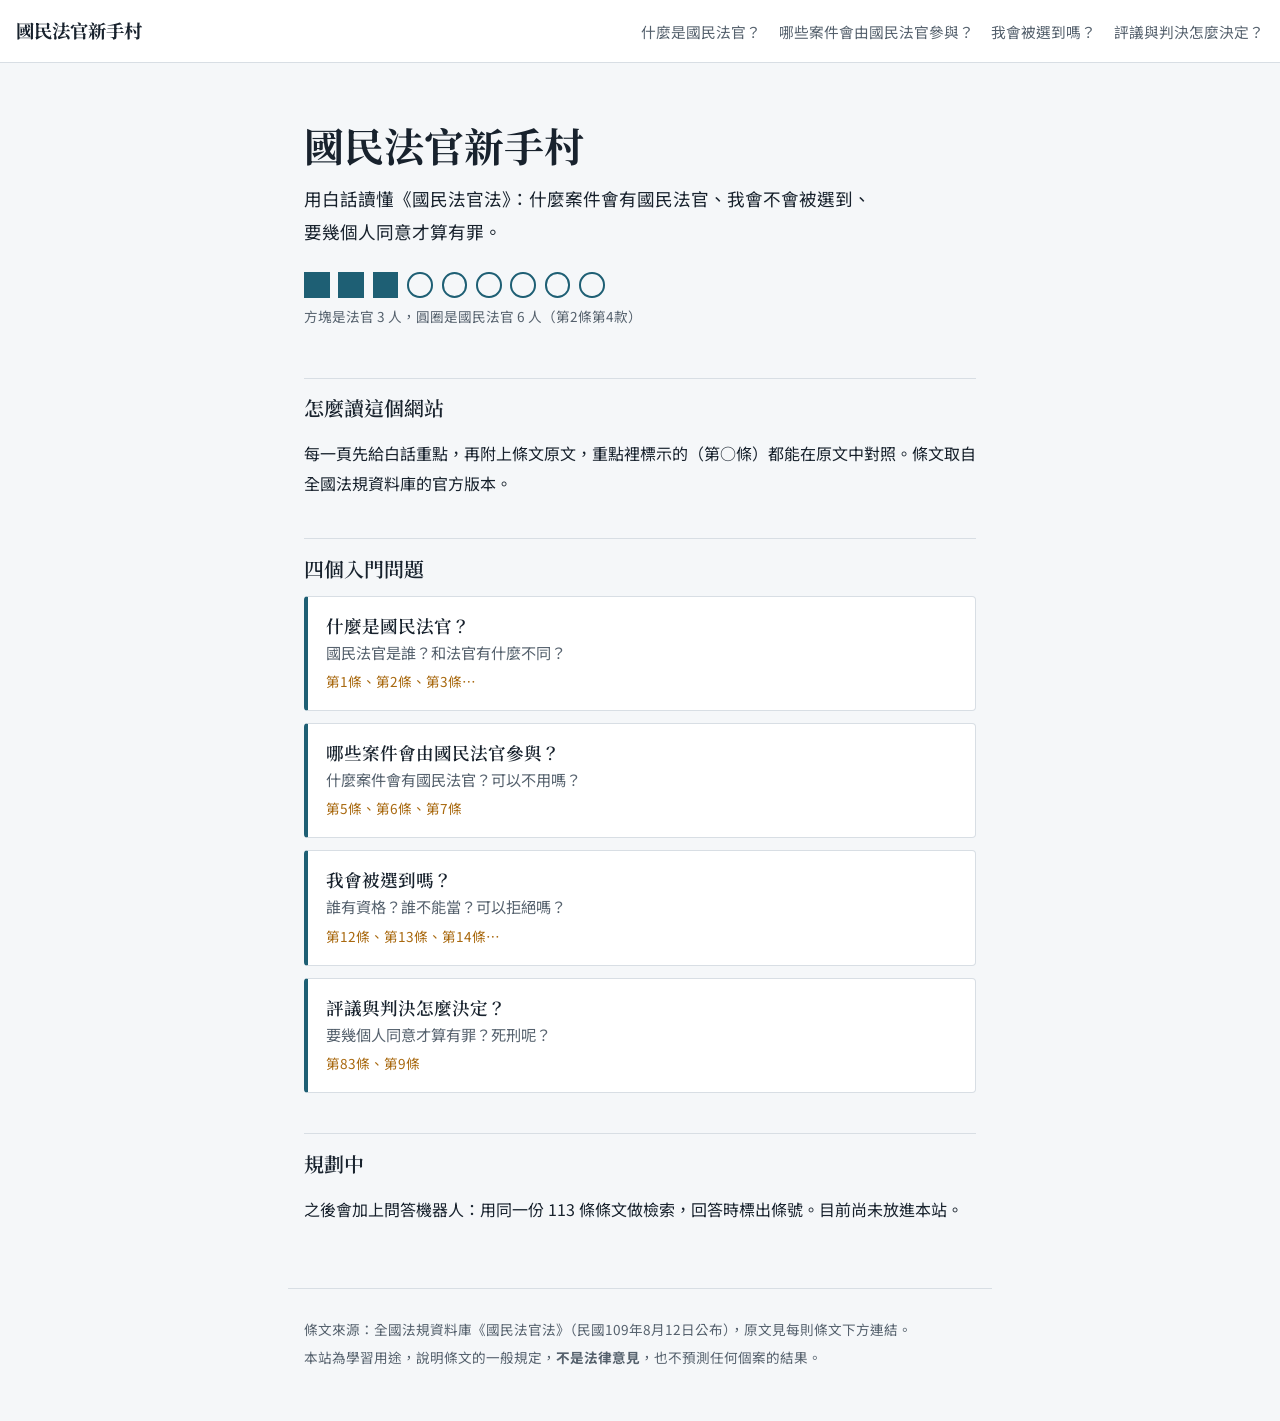
<file: index.html>
<!doctype html>
<html lang="zh-Hant">
<head>
<meta charset="utf-8">
<meta name="viewport" content="width=device-width, initial-scale=1">
<title>國民法官新手村</title>
<link rel="preconnect" href="https://fonts.googleapis.com"><link rel="preconnect" href="https://fonts.gstatic.com" crossorigin><link href="https://fonts.googleapis.com/css2?family=Noto+Sans+TC:wght@400;500;700&family=Noto+Serif+TC:wght@400;600;700&display=swap" rel="stylesheet">
<link rel="stylesheet" href="assets/style.css">
</head>
<body>
<header class="site-head"><a class="brand" href="index.html">國民法官新手村</a><nav aria-label="主選單"><a href="pages/01-what-is.html">什麼是國民法官？</a><a href="pages/02-which-cases.html">哪些案件會由國民法官參與？</a><a href="pages/03-will-i-be-chosen.html">我會被選到嗎？</a><a href="pages/04-deliberation.html">評議與判決怎麼決定？</a></nav></header>
<main class="home">
<section class="hero"><h1>國民法官新手村</h1>
<p class="lead">用白話讀懂《國民法官法》：什麼案件會有國民法官、我會不會被選到、要幾個人同意才算有罪。</p>
<div class="seats" role="img" aria-label="國民法官法庭：3位法官、6位國民法官"><span class="j"></span><span class="j"></span><span class="j"></span><span class="c"></span><span class="c"></span><span class="c"></span><span class="c"></span><span class="c"></span><span class="c"></span></div><p class="seats-cap">方塊是法官 3 人，圓圈是國民法官 6 人（第2條第4款）</p></section>
<section class="how"><h2>怎麼讀這個網站</h2><p>每一頁先給白話重點，再附上條文原文，重點裡標示的（第○條）都能在原文中對照。條文取自全國法規資料庫的官方版本。</p></section>
<section class="toc"><h2>四個入門問題</h2><ol class="cards"><li><a href="pages/01-what-is.html"><strong>什麼是國民法官？</strong><span>國民法官是誰？和法官有什麼不同？</span><em>第1條、第2條、第3條…</em></a></li><li><a href="pages/02-which-cases.html"><strong>哪些案件會由國民法官參與？</strong><span>什麼案件會有國民法官？可以不用嗎？</span><em>第5條、第6條、第7條</em></a></li><li><a href="pages/03-will-i-be-chosen.html"><strong>我會被選到嗎？</strong><span>誰有資格？誰不能當？可以拒絕嗎？</span><em>第12條、第13條、第14條…</em></a></li><li><a href="pages/04-deliberation.html"><strong>評議與判決怎麼決定？</strong><span>要幾個人同意才算有罪？死刑呢？</span><em>第83條、第9條</em></a></li></ol></section>
<section class="soon"><h2>規劃中</h2><p>之後會加上問答機器人：用同一份 113 條條文做檢索，回答時標出條號。目前尚未放進本站。</p></section>
</main>
<footer class="site-foot"><p>條文來源：全國法規資料庫《國民法官法》（民國109年8月12日公布），原文見每則條文下方連結。</p><p>本站為學習用途，說明條文的一般規定，<strong>不是法律意見</strong>，也不預測任何個案的結果。</p></footer>
</body>
</html>
</file>
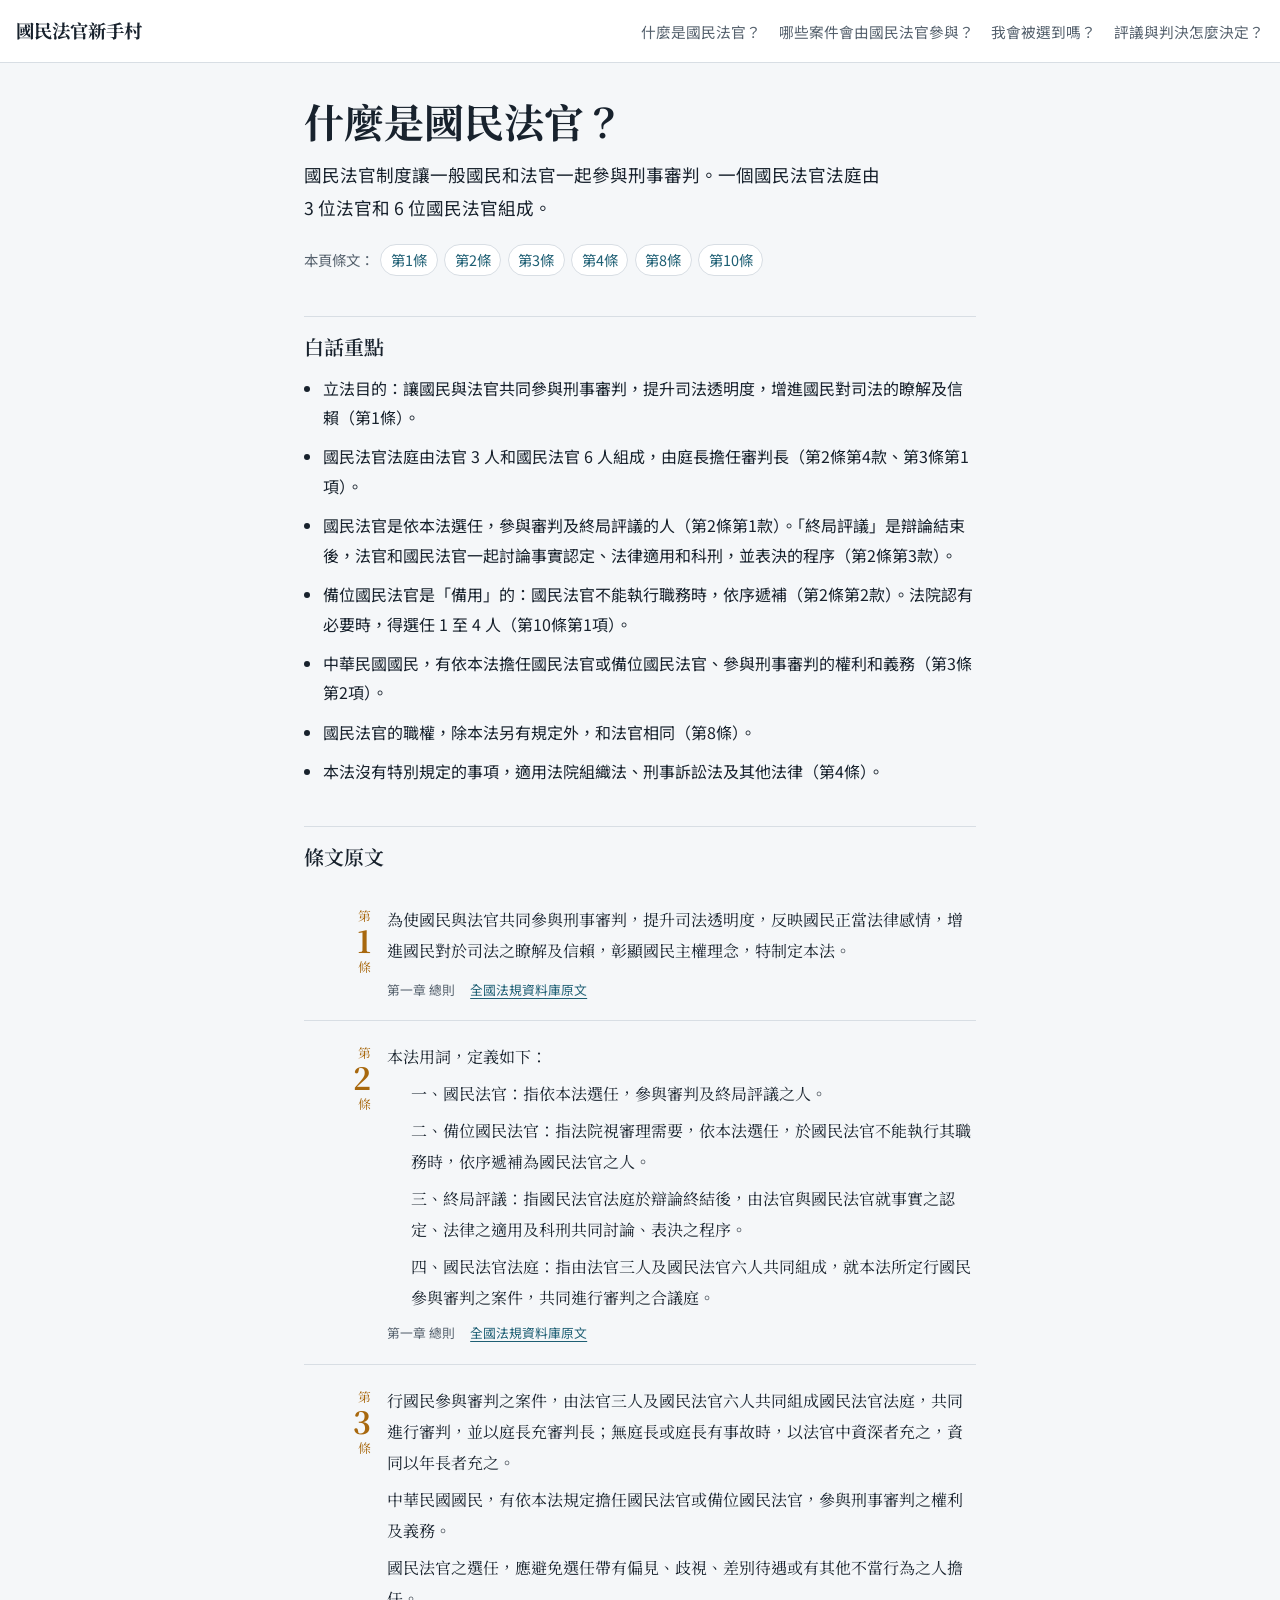
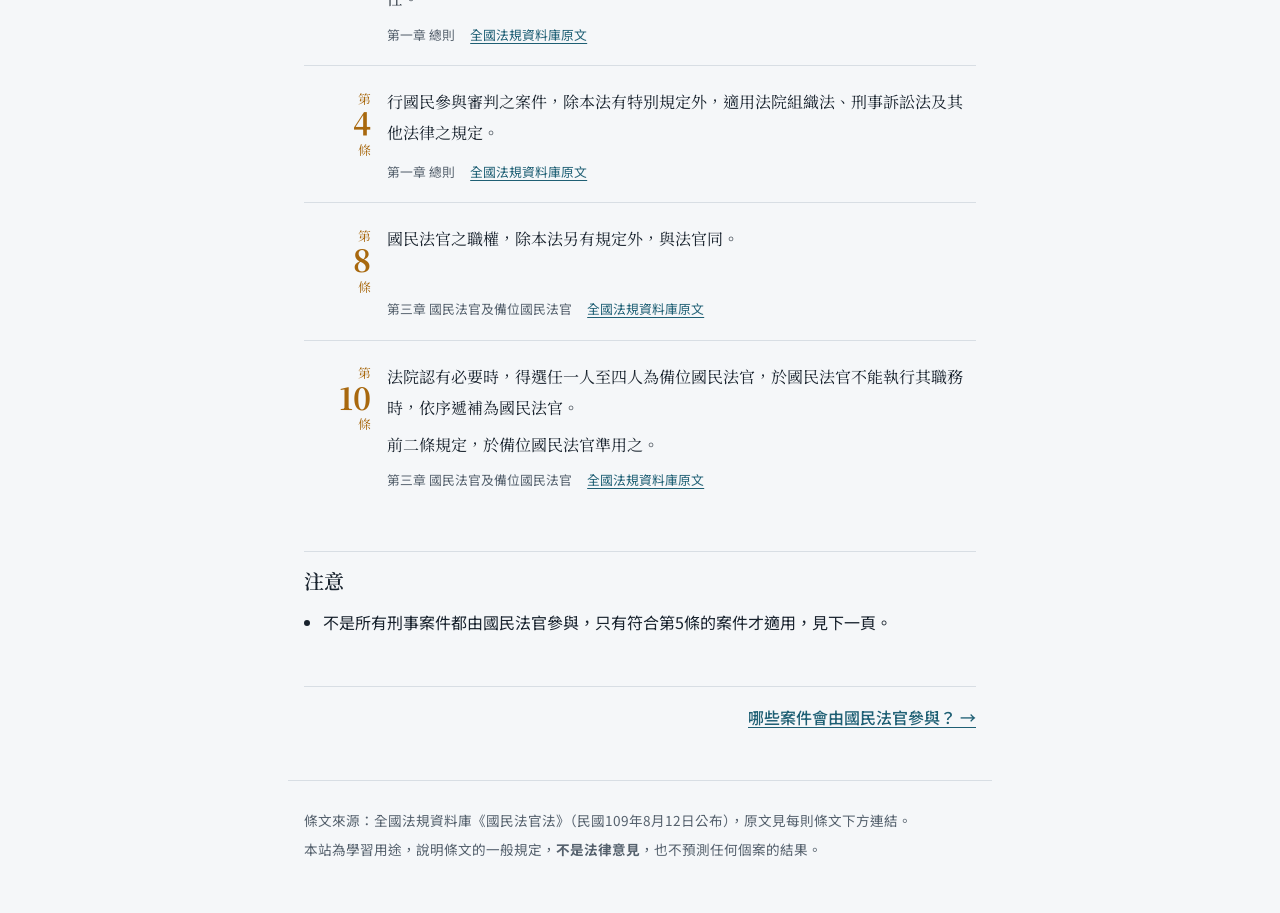
<file: pages/01-what-is.html>
<!doctype html>
<html lang="zh-Hant">
<head>
<meta charset="utf-8">
<meta name="viewport" content="width=device-width, initial-scale=1">
<title>什麼是國民法官？｜國民法官新手村</title>
<link rel="preconnect" href="https://fonts.googleapis.com"><link rel="preconnect" href="https://fonts.gstatic.com" crossorigin><link href="https://fonts.googleapis.com/css2?family=Noto+Sans+TC:wght@400;500;700&family=Noto+Serif+TC:wght@400;600;700&display=swap" rel="stylesheet">
<link rel="stylesheet" href="../assets/style.css">
</head>
<body>
<header class="site-head"><a class="brand" href="../index.html">國民法官新手村</a><nav aria-label="主選單"><a href="../pages/01-what-is.html">什麼是國民法官？</a><a href="../pages/02-which-cases.html">哪些案件會由國民法官參與？</a><a href="../pages/03-will-i-be-chosen.html">我會被選到嗎？</a><a href="../pages/04-deliberation.html">評議與判決怎麼決定？</a></nav></header>
<main class="page">
<h1>什麼是國民法官？</h1>
<p class="lead">國民法官制度讓一般國民和法官一起參與刑事審判。一個國民法官法庭由 3 位法官和 6 位國民法官組成。</p>
<nav class="chips" aria-label="本頁條文">本頁條文：<a href="#a1">第1條</a><a href="#a2">第2條</a><a href="#a3">第3條</a><a href="#a4">第4條</a><a href="#a8">第8條</a><a href="#a10">第10條</a></nav>
<section class="plain"><h2>白話重點</h2><ul><li>立法目的：讓國民與法官共同參與刑事審判，提升司法透明度，增進國民對司法的瞭解及信賴（第1條）。</li><li>國民法官法庭由法官 3 人和國民法官 6 人組成，由庭長擔任審判長（第2條第4款、第3條第1項）。</li><li>國民法官是依本法選任，參與審判及終局評議的人（第2條第1款）。「終局評議」是辯論結束後，法官和國民法官一起討論事實認定、法律適用和科刑，並表決的程序（第2條第3款）。</li><li>備位國民法官是「備用」的：國民法官不能執行職務時，依序遞補（第2條第2款）。法院認有必要時，得選任 1 至 4 人（第10條第1項）。</li><li>中華民國國民，有依本法擔任國民法官或備位國民法官、參與刑事審判的權利和義務（第3條第2項）。</li><li>國民法官的職權，除本法另有規定外，和法官相同（第8條）。</li><li>本法沒有特別規定的事項，適用法院組織法、刑事訴訟法及其他法律（第4條）。</li></ul></section>
<section class="quotes"><h2>條文原文</h2>
<article class="law-quote" id="a1" data-article="1">
  <div class="art-no" aria-label="第1條"><small>第</small><span>1</span><small>條</small></div>
  <div class="art-body"><p>為使國民與法官共同參與刑事審判，提升司法透明度，反映國民正當法律感情，增進國民對於司法之瞭解及信賴，彰顯國民主權理念，特制定本法。</p></div>
  <p class="art-src"><span>第一章 總則</span> <a href="https://law.moj.gov.tw/LawClass/LawSingle.aspx?pcode=A0030320&flno=1" target="_blank" rel="noopener">全國法規資料庫原文</a></p>
</article>
<article class="law-quote" id="a2" data-article="2">
  <div class="art-no" aria-label="第2條"><small>第</small><span>2</span><small>條</small></div>
  <div class="art-body"><p>本法用詞，定義如下：</p><p class="item">一、國民法官：指依本法選任，參與審判及終局評議之人。</p><p class="item">二、備位國民法官：指法院視審理需要，依本法選任，於國民法官不能執行其職務時，依序遞補為國民法官之人。</p><p class="item">三、終局評議：指國民法官法庭於辯論終結後，由法官與國民法官就事實之認定、法律之適用及科刑共同討論、表決之程序。</p><p class="item">四、國民法官法庭：指由法官三人及國民法官六人共同組成，就本法所定行國民參與審判之案件，共同進行審判之合議庭。</p></div>
  <p class="art-src"><span>第一章 總則</span> <a href="https://law.moj.gov.tw/LawClass/LawSingle.aspx?pcode=A0030320&flno=2" target="_blank" rel="noopener">全國法規資料庫原文</a></p>
</article>
<article class="law-quote" id="a3" data-article="3">
  <div class="art-no" aria-label="第3條"><small>第</small><span>3</span><small>條</small></div>
  <div class="art-body"><p>行國民參與審判之案件，由法官三人及國民法官六人共同組成國民法官法庭，共同進行審判，並以庭長充審判長；無庭長或庭長有事故時，以法官中資深者充之，資同以年長者充之。</p><p>中華民國國民，有依本法規定擔任國民法官或備位國民法官，參與刑事審判之權利及義務。</p><p>國民法官之選任，應避免選任帶有偏見、歧視、差別待遇或有其他不當行為之人擔任。</p></div>
  <p class="art-src"><span>第一章 總則</span> <a href="https://law.moj.gov.tw/LawClass/LawSingle.aspx?pcode=A0030320&flno=3" target="_blank" rel="noopener">全國法規資料庫原文</a></p>
</article>
<article class="law-quote" id="a4" data-article="4">
  <div class="art-no" aria-label="第4條"><small>第</small><span>4</span><small>條</small></div>
  <div class="art-body"><p>行國民參與審判之案件，除本法有特別規定外，適用法院組織法、刑事訴訟法及其他法律之規定。</p></div>
  <p class="art-src"><span>第一章 總則</span> <a href="https://law.moj.gov.tw/LawClass/LawSingle.aspx?pcode=A0030320&flno=4" target="_blank" rel="noopener">全國法規資料庫原文</a></p>
</article>
<article class="law-quote" id="a8" data-article="8">
  <div class="art-no" aria-label="第8條"><small>第</small><span>8</span><small>條</small></div>
  <div class="art-body"><p>國民法官之職權，除本法另有規定外，與法官同。</p></div>
  <p class="art-src"><span>第三章 國民法官及備位國民法官</span> <a href="https://law.moj.gov.tw/LawClass/LawSingle.aspx?pcode=A0030320&flno=8" target="_blank" rel="noopener">全國法規資料庫原文</a></p>
</article>
<article class="law-quote" id="a10" data-article="10">
  <div class="art-no" aria-label="第10條"><small>第</small><span>10</span><small>條</small></div>
  <div class="art-body"><p>法院認有必要時，得選任一人至四人為備位國民法官，於國民法官不能執行其職務時，依序遞補為國民法官。</p><p>前二條規定，於備位國民法官準用之。</p></div>
  <p class="art-src"><span>第三章 國民法官及備位國民法官</span> <a href="https://law.moj.gov.tw/LawClass/LawSingle.aspx?pcode=A0030320&flno=10" target="_blank" rel="noopener">全國法規資料庫原文</a></p>
</article>
</section>
<section class="notes"><h2>注意</h2><ul><li>不是所有刑事案件都由國民法官參與，只有符合第5條的案件才適用，見下一頁。</li></ul></section>
<nav class="pager" aria-label="上一頁與下一頁"><span></span><a class="next" href="02-which-cases.html">哪些案件會由國民法官參與？ →</a></nav>
</main>
<footer class="site-foot"><p>條文來源：全國法規資料庫《國民法官法》（民國109年8月12日公布），原文見每則條文下方連結。</p><p>本站為學習用途，說明條文的一般規定，<strong>不是法律意見</strong>，也不預測任何個案的結果。</p></footer>
</body>
</html>
</file>
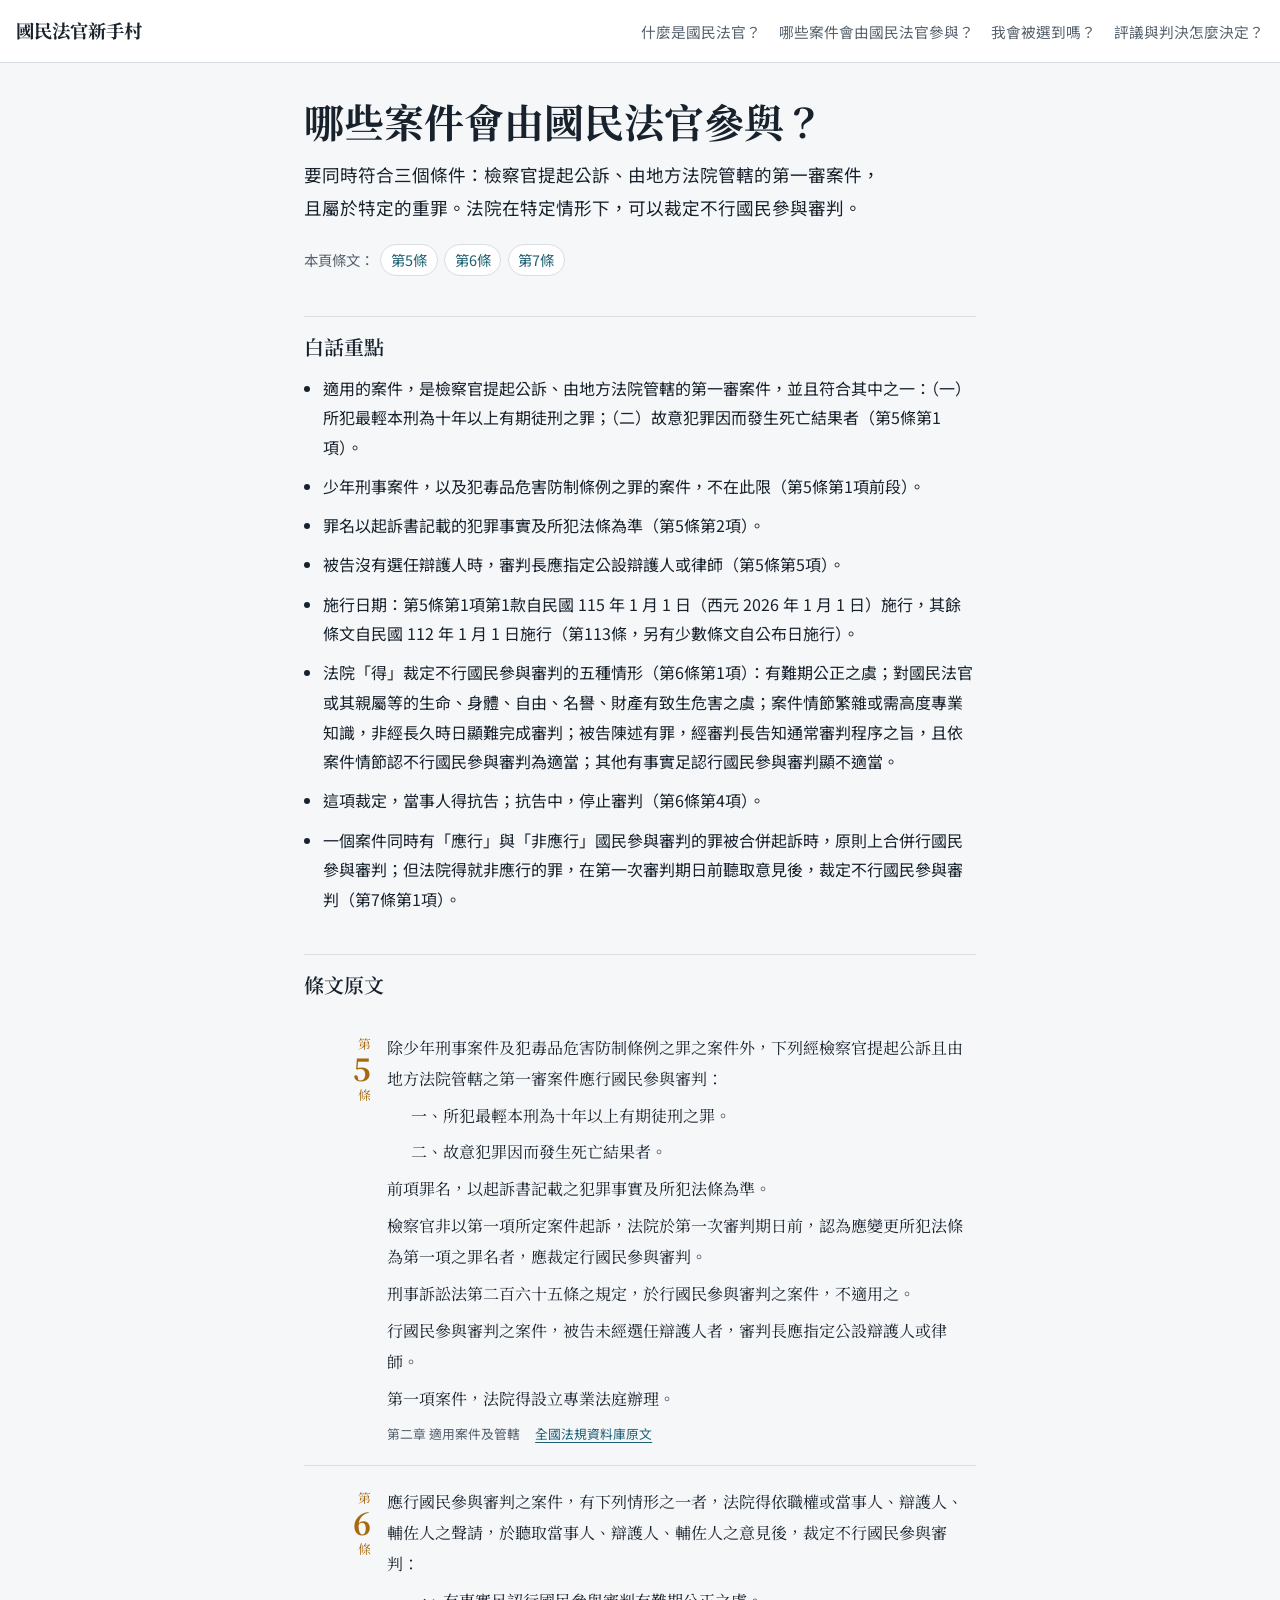
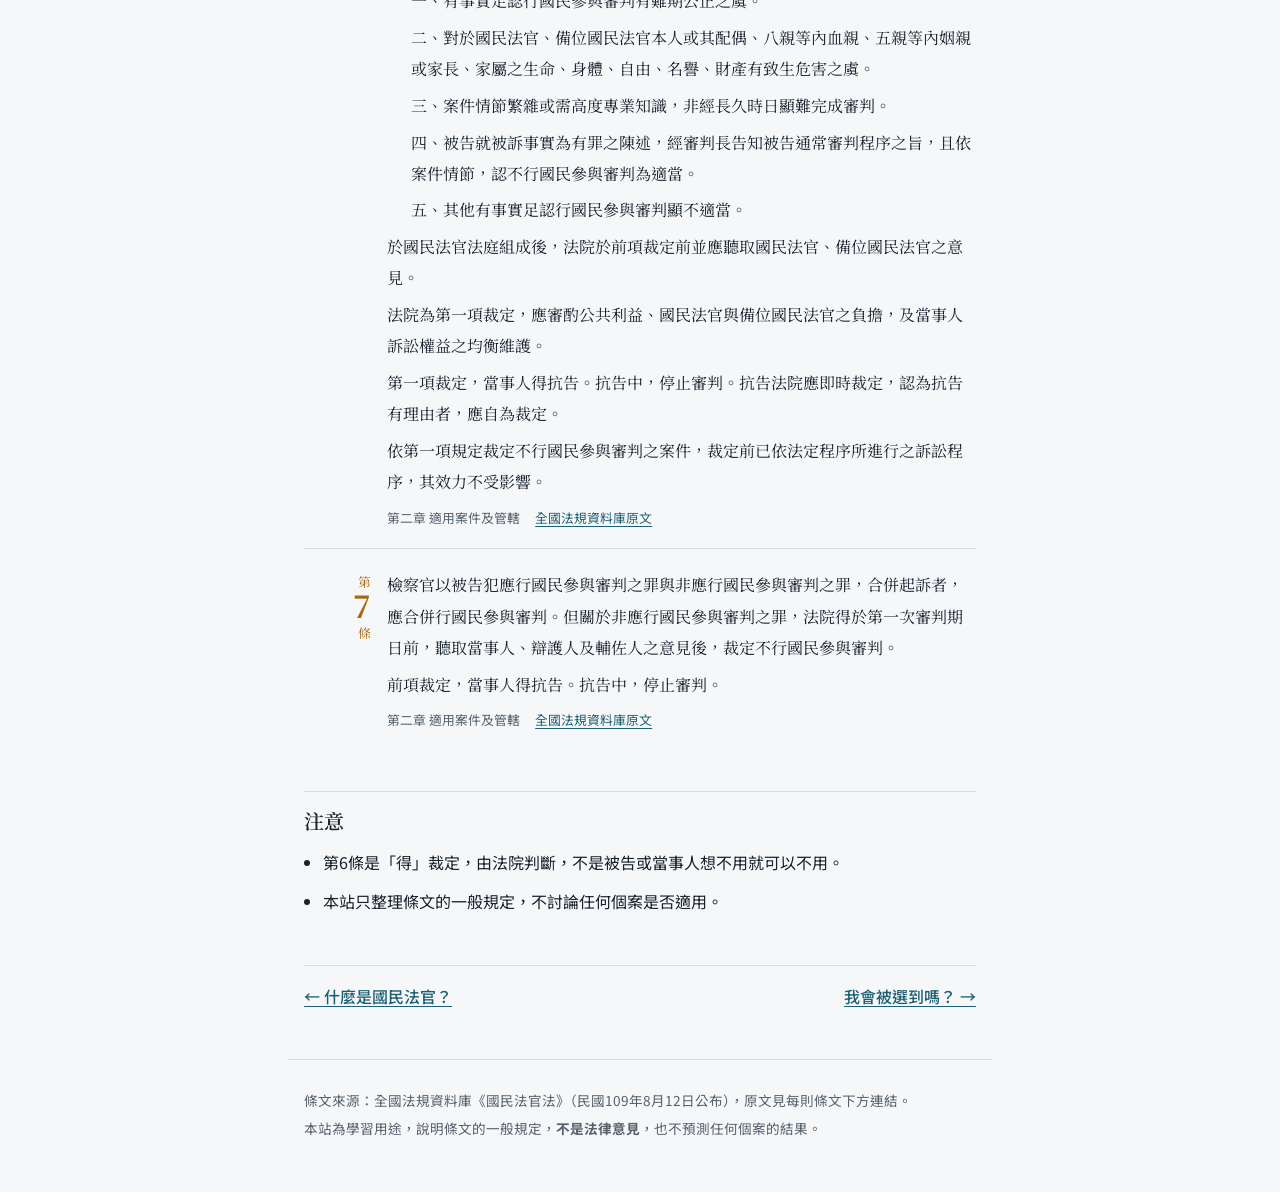
<file: pages/02-which-cases.html>
<!doctype html>
<html lang="zh-Hant">
<head>
<meta charset="utf-8">
<meta name="viewport" content="width=device-width, initial-scale=1">
<title>哪些案件會由國民法官參與？｜國民法官新手村</title>
<link rel="preconnect" href="https://fonts.googleapis.com"><link rel="preconnect" href="https://fonts.gstatic.com" crossorigin><link href="https://fonts.googleapis.com/css2?family=Noto+Sans+TC:wght@400;500;700&family=Noto+Serif+TC:wght@400;600;700&display=swap" rel="stylesheet">
<link rel="stylesheet" href="../assets/style.css">
</head>
<body>
<header class="site-head"><a class="brand" href="../index.html">國民法官新手村</a><nav aria-label="主選單"><a href="../pages/01-what-is.html">什麼是國民法官？</a><a href="../pages/02-which-cases.html">哪些案件會由國民法官參與？</a><a href="../pages/03-will-i-be-chosen.html">我會被選到嗎？</a><a href="../pages/04-deliberation.html">評議與判決怎麼決定？</a></nav></header>
<main class="page">
<h1>哪些案件會由國民法官參與？</h1>
<p class="lead">要同時符合三個條件：檢察官提起公訴、由地方法院管轄的第一審案件，且屬於特定的重罪。法院在特定情形下，可以裁定不行國民參與審判。</p>
<nav class="chips" aria-label="本頁條文">本頁條文：<a href="#a5">第5條</a><a href="#a6">第6條</a><a href="#a7">第7條</a></nav>
<section class="plain"><h2>白話重點</h2><ul><li>適用的案件，是檢察官提起公訴、由地方法院管轄的第一審案件，並且符合其中之一：（一）所犯最輕本刑為十年以上有期徒刑之罪；（二）故意犯罪因而發生死亡結果者（第5條第1項）。</li><li>少年刑事案件，以及犯毒品危害防制條例之罪的案件，不在此限（第5條第1項前段）。</li><li>罪名以起訴書記載的犯罪事實及所犯法條為準（第5條第2項）。</li><li>被告沒有選任辯護人時，審判長應指定公設辯護人或律師（第5條第5項）。</li><li>施行日期：第5條第1項第1款自民國 115 年 1 月 1 日（西元 2026 年 1 月 1 日）施行，其餘條文自民國 112 年 1 月 1 日施行（第113條，另有少數條文自公布日施行）。</li><li>法院「得」裁定不行國民參與審判的五種情形（第6條第1項）：有難期公正之虞；對國民法官或其親屬等的生命、身體、自由、名譽、財產有致生危害之虞；案件情節繁雜或需高度專業知識，非經長久時日顯難完成審判；被告陳述有罪，經審判長告知通常審判程序之旨，且依案件情節認不行國民參與審判為適當；其他有事實足認行國民參與審判顯不適當。</li><li>這項裁定，當事人得抗告；抗告中，停止審判（第6條第4項）。</li><li>一個案件同時有「應行」與「非應行」國民參與審判的罪被合併起訴時，原則上合併行國民參與審判；但法院得就非應行的罪，在第一次審判期日前聽取意見後，裁定不行國民參與審判（第7條第1項）。</li></ul></section>
<section class="quotes"><h2>條文原文</h2>
<article class="law-quote" id="a5" data-article="5">
  <div class="art-no" aria-label="第5條"><small>第</small><span>5</span><small>條</small></div>
  <div class="art-body"><p>除少年刑事案件及犯毒品危害防制條例之罪之案件外，下列經檢察官提起公訴且由地方法院管轄之第一審案件應行國民參與審判：</p><p class="item">一、所犯最輕本刑為十年以上有期徒刑之罪。</p><p class="item">二、故意犯罪因而發生死亡結果者。</p><p>前項罪名，以起訴書記載之犯罪事實及所犯法條為準。</p><p>檢察官非以第一項所定案件起訴，法院於第一次審判期日前，認為應變更所犯法條為第一項之罪名者，應裁定行國民參與審判。</p><p>刑事訴訟法第二百六十五條之規定，於行國民參與審判之案件，不適用之。</p><p>行國民參與審判之案件，被告未經選任辯護人者，審判長應指定公設辯護人或律師。</p><p>第一項案件，法院得設立專業法庭辦理。</p></div>
  <p class="art-src"><span>第二章 適用案件及管轄</span> <a href="https://law.moj.gov.tw/LawClass/LawSingle.aspx?pcode=A0030320&flno=5" target="_blank" rel="noopener">全國法規資料庫原文</a></p>
</article>
<article class="law-quote" id="a6" data-article="6">
  <div class="art-no" aria-label="第6條"><small>第</small><span>6</span><small>條</small></div>
  <div class="art-body"><p>應行國民參與審判之案件，有下列情形之一者，法院得依職權或當事人、辯護人、輔佐人之聲請，於聽取當事人、辯護人、輔佐人之意見後，裁定不行國民參與審判：</p><p class="item">一、有事實足認行國民參與審判有難期公正之虞。</p><p class="item">二、對於國民法官、備位國民法官本人或其配偶、八親等內血親、五親等內姻親或家長、家屬之生命、身體、自由、名譽、財產有致生危害之虞。</p><p class="item">三、案件情節繁雜或需高度專業知識，非經長久時日顯難完成審判。</p><p class="item">四、被告就被訴事實為有罪之陳述，經審判長告知被告通常審判程序之旨，且依案件情節，認不行國民參與審判為適當。</p><p class="item">五、其他有事實足認行國民參與審判顯不適當。</p><p>於國民法官法庭組成後，法院於前項裁定前並應聽取國民法官、備位國民法官之意見。</p><p>法院為第一項裁定，應審酌公共利益、國民法官與備位國民法官之負擔，及當事人訴訟權益之均衡維護。</p><p>第一項裁定，當事人得抗告。抗告中，停止審判。抗告法院應即時裁定，認為抗告有理由者，應自為裁定。</p><p>依第一項規定裁定不行國民參與審判之案件，裁定前已依法定程序所進行之訴訟程序，其效力不受影響。</p></div>
  <p class="art-src"><span>第二章 適用案件及管轄</span> <a href="https://law.moj.gov.tw/LawClass/LawSingle.aspx?pcode=A0030320&flno=6" target="_blank" rel="noopener">全國法規資料庫原文</a></p>
</article>
<article class="law-quote" id="a7" data-article="7">
  <div class="art-no" aria-label="第7條"><small>第</small><span>7</span><small>條</small></div>
  <div class="art-body"><p>檢察官以被告犯應行國民參與審判之罪與非應行國民參與審判之罪，合併起訴者，應合併行國民參與審判。但關於非應行國民參與審判之罪，法院得於第一次審判期日前，聽取當事人、辯護人及輔佐人之意見後，裁定不行國民參與審判。</p><p>前項裁定，當事人得抗告。抗告中，停止審判。</p></div>
  <p class="art-src"><span>第二章 適用案件及管轄</span> <a href="https://law.moj.gov.tw/LawClass/LawSingle.aspx?pcode=A0030320&flno=7" target="_blank" rel="noopener">全國法規資料庫原文</a></p>
</article>
</section>
<section class="notes"><h2>注意</h2><ul><li>第6條是「得」裁定，由法院判斷，不是被告或當事人想不用就可以不用。</li><li>本站只整理條文的一般規定，不討論任何個案是否適用。</li></ul></section>
<nav class="pager" aria-label="上一頁與下一頁"><a class="prev" href="01-what-is.html">← 什麼是國民法官？</a><a class="next" href="03-will-i-be-chosen.html">我會被選到嗎？ →</a></nav>
</main>
<footer class="site-foot"><p>條文來源：全國法規資料庫《國民法官法》（民國109年8月12日公布），原文見每則條文下方連結。</p><p>本站為學習用途，說明條文的一般規定，<strong>不是法律意見</strong>，也不預測任何個案的結果。</p></footer>
</body>
</html>
</file>
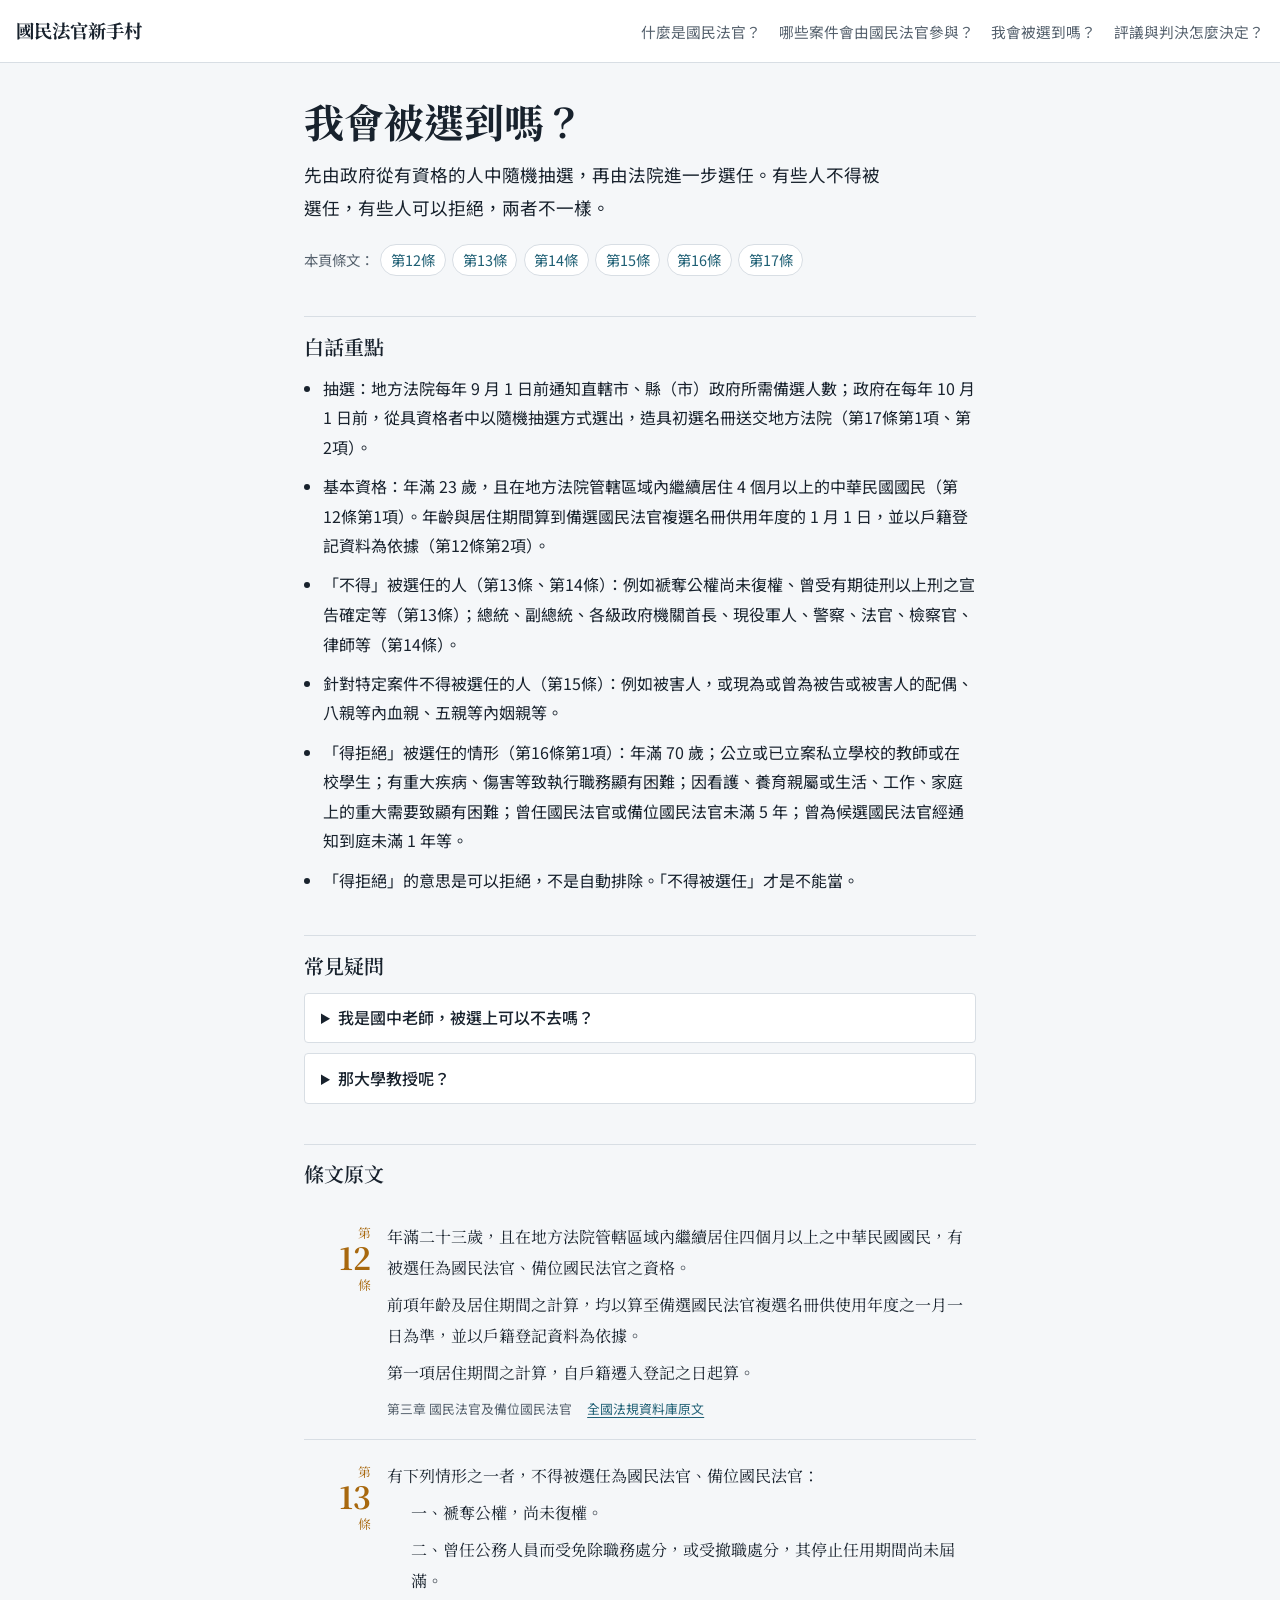
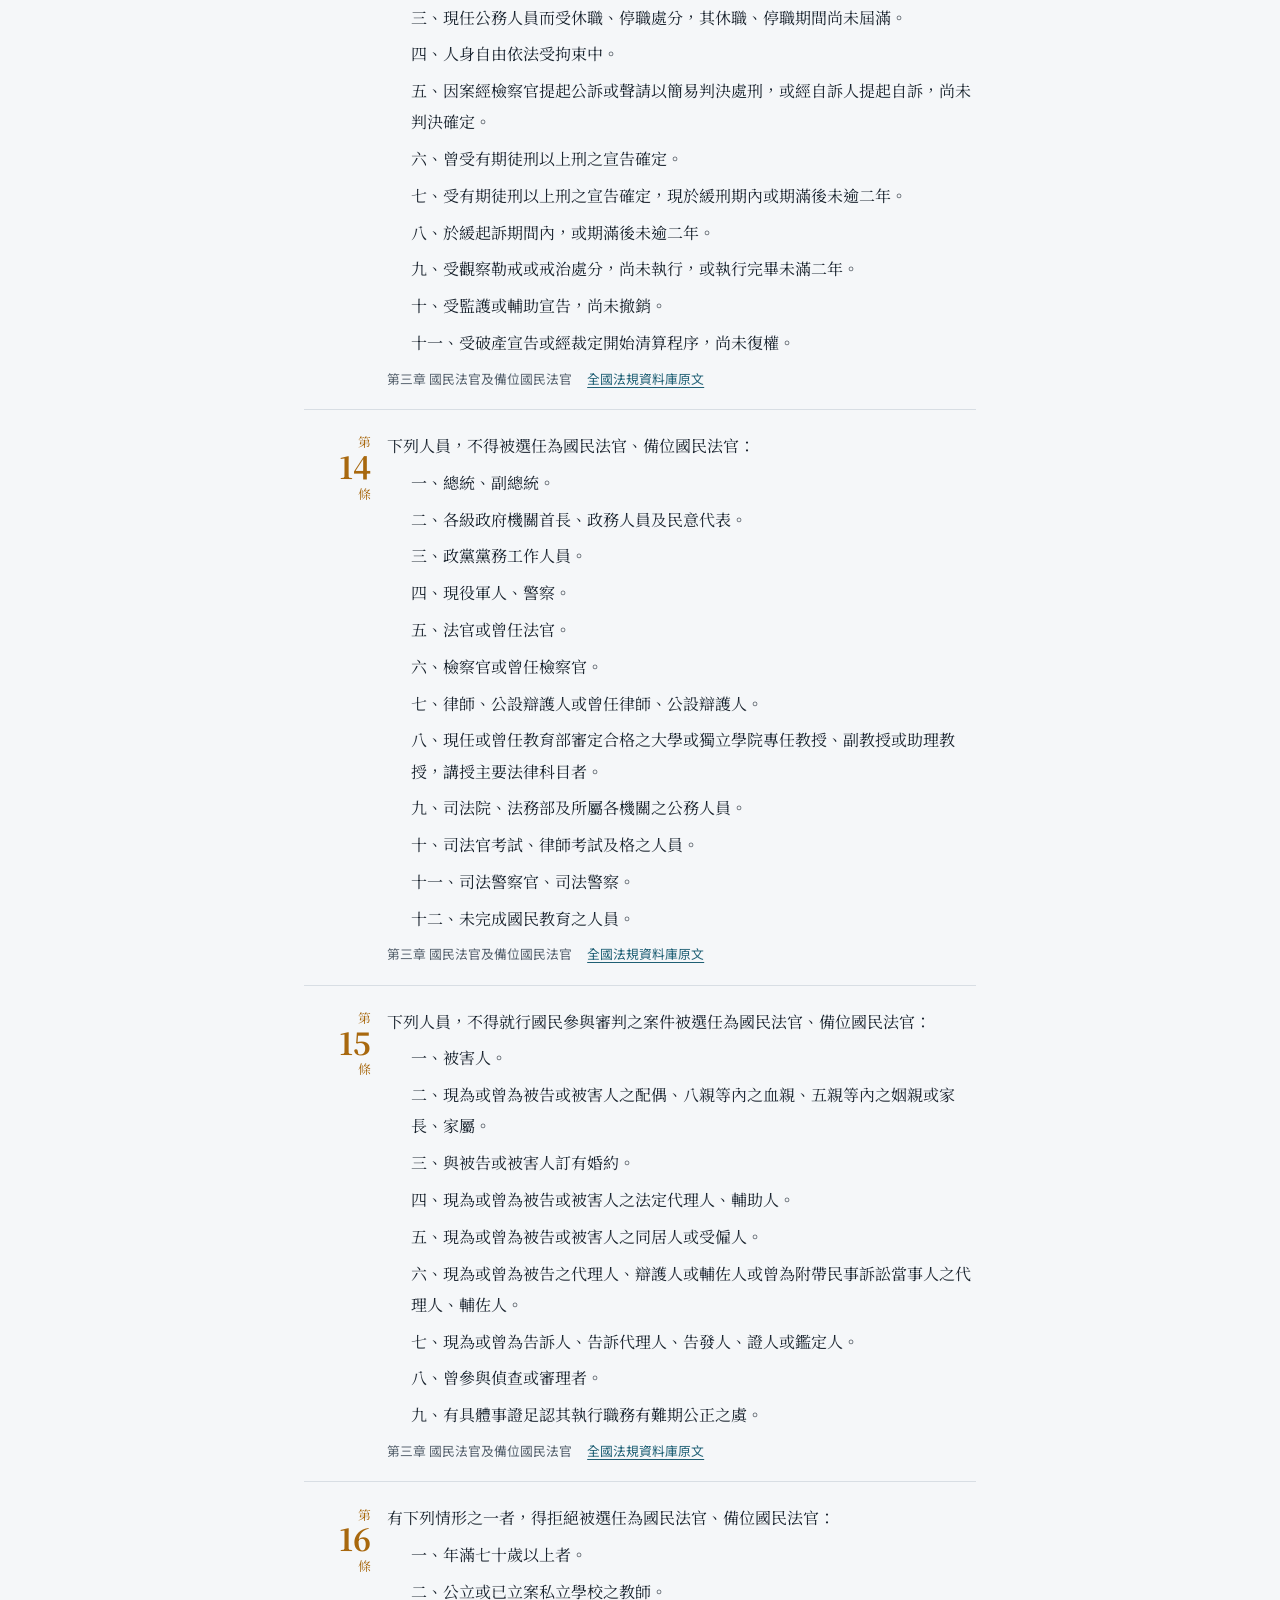
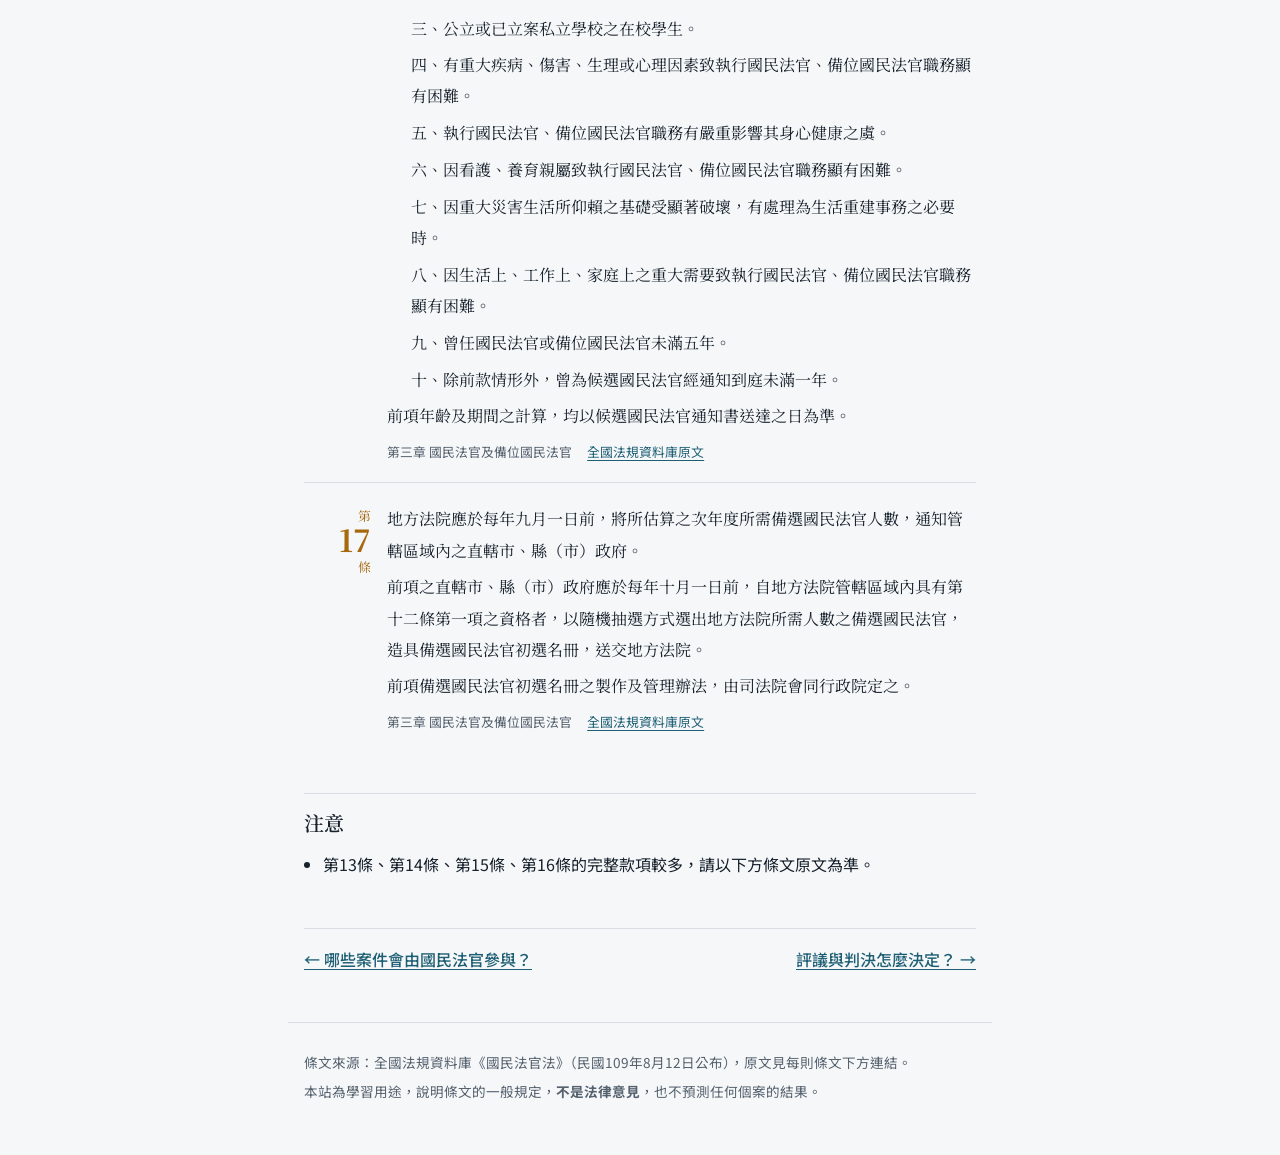
<file: pages/03-will-i-be-chosen.html>
<!doctype html>
<html lang="zh-Hant">
<head>
<meta charset="utf-8">
<meta name="viewport" content="width=device-width, initial-scale=1">
<title>我會被選到嗎？｜國民法官新手村</title>
<link rel="preconnect" href="https://fonts.googleapis.com"><link rel="preconnect" href="https://fonts.gstatic.com" crossorigin><link href="https://fonts.googleapis.com/css2?family=Noto+Sans+TC:wght@400;500;700&family=Noto+Serif+TC:wght@400;600;700&display=swap" rel="stylesheet">
<link rel="stylesheet" href="../assets/style.css">
</head>
<body>
<header class="site-head"><a class="brand" href="../index.html">國民法官新手村</a><nav aria-label="主選單"><a href="../pages/01-what-is.html">什麼是國民法官？</a><a href="../pages/02-which-cases.html">哪些案件會由國民法官參與？</a><a href="../pages/03-will-i-be-chosen.html">我會被選到嗎？</a><a href="../pages/04-deliberation.html">評議與判決怎麼決定？</a></nav></header>
<main class="page">
<h1>我會被選到嗎？</h1>
<p class="lead">先由政府從有資格的人中隨機抽選，再由法院進一步選任。有些人不得被選任，有些人可以拒絕，兩者不一樣。</p>
<nav class="chips" aria-label="本頁條文">本頁條文：<a href="#a12">第12條</a><a href="#a13">第13條</a><a href="#a14">第14條</a><a href="#a15">第15條</a><a href="#a16">第16條</a><a href="#a17">第17條</a></nav>
<section class="plain"><h2>白話重點</h2><ul><li>抽選：地方法院每年 9 月 1 日前通知直轄市、縣（市）政府所需備選人數；政府在每年 10 月 1 日前，從具資格者中以隨機抽選方式選出，造具初選名冊送交地方法院（第17條第1項、第2項）。</li><li>基本資格：年滿 23 歲，且在地方法院管轄區域內繼續居住 4 個月以上的中華民國國民（第12條第1項）。年齡與居住期間算到備選國民法官複選名冊供用年度的 1 月 1 日，並以戶籍登記資料為依據（第12條第2項）。</li><li>「不得」被選任的人（第13條、第14條）：例如褫奪公權尚未復權、曾受有期徒刑以上刑之宣告確定等（第13條）；總統、副總統、各級政府機關首長、現役軍人、警察、法官、檢察官、律師等（第14條）。</li><li>針對特定案件不得被選任的人（第15條）：例如被害人，或現為或曾為被告或被害人的配偶、八親等內血親、五親等內姻親等。</li><li>「得拒絕」被選任的情形（第16條第1項）：年滿 70 歲；公立或已立案私立學校的教師或在校學生；有重大疾病、傷害等致執行職務顯有困難；因看護、養育親屬或生活、工作、家庭上的重大需要致顯有困難；曾任國民法官或備位國民法官未滿 5 年；曾為候選國民法官經通知到庭未滿 1 年等。</li><li>「得拒絕」的意思是可以拒絕，不是自動排除。「不得被選任」才是不能當。</li></ul></section>
<section class="qa"><h2>常見疑問</h2><details><summary>我是國中老師，被選上可以不去嗎？</summary><p>依第16條第1項第2款，公立或已立案私立學校的教師「得拒絕」被選任。這是條文的一般規定，不是對個案的結論。</p></details><details><summary>那大學教授呢？</summary><p>第14條第8款規定，現任或曾任大學或獨立學院專任教授、副教授或助理教授，並且講授主要法律科目者，「不得」被選任。這是「不得」，和教師「得拒絕」不同；是否符合要件要看個人情形。</p></details></section>
<section class="quotes"><h2>條文原文</h2>
<article class="law-quote" id="a12" data-article="12">
  <div class="art-no" aria-label="第12條"><small>第</small><span>12</span><small>條</small></div>
  <div class="art-body"><p>年滿二十三歲，且在地方法院管轄區域內繼續居住四個月以上之中華民國國民，有被選任為國民法官、備位國民法官之資格。</p><p>前項年齡及居住期間之計算，均以算至備選國民法官複選名冊供使用年度之一月一日為準，並以戶籍登記資料為依據。</p><p>第一項居住期間之計算，自戶籍遷入登記之日起算。</p></div>
  <p class="art-src"><span>第三章 國民法官及備位國民法官</span> <a href="https://law.moj.gov.tw/LawClass/LawSingle.aspx?pcode=A0030320&flno=12" target="_blank" rel="noopener">全國法規資料庫原文</a></p>
</article>
<article class="law-quote" id="a13" data-article="13">
  <div class="art-no" aria-label="第13條"><small>第</small><span>13</span><small>條</small></div>
  <div class="art-body"><p>有下列情形之一者，不得被選任為國民法官、備位國民法官：</p><p class="item">一、褫奪公權，尚未復權。</p><p class="item">二、曾任公務人員而受免除職務處分，或受撤職處分，其停止任用期間尚未屆滿。</p><p class="item">三、現任公務人員而受休職、停職處分，其休職、停職期間尚未屆滿。</p><p class="item">四、人身自由依法受拘束中。</p><p class="item">五、因案經檢察官提起公訴或聲請以簡易判決處刑，或經自訴人提起自訴，尚未判決確定。</p><p class="item">六、曾受有期徒刑以上刑之宣告確定。</p><p class="item">七、受有期徒刑以上刑之宣告確定，現於緩刑期內或期滿後未逾二年。</p><p class="item">八、於緩起訴期間內，或期滿後未逾二年。</p><p class="item">九、受觀察勒戒或戒治處分，尚未執行，或執行完畢未滿二年。</p><p class="item">十、受監護或輔助宣告，尚未撤銷。</p><p class="item">十一、受破產宣告或經裁定開始清算程序，尚未復權。</p></div>
  <p class="art-src"><span>第三章 國民法官及備位國民法官</span> <a href="https://law.moj.gov.tw/LawClass/LawSingle.aspx?pcode=A0030320&flno=13" target="_blank" rel="noopener">全國法規資料庫原文</a></p>
</article>
<article class="law-quote" id="a14" data-article="14">
  <div class="art-no" aria-label="第14條"><small>第</small><span>14</span><small>條</small></div>
  <div class="art-body"><p>下列人員，不得被選任為國民法官、備位國民法官：</p><p class="item">一、總統、副總統。</p><p class="item">二、各級政府機關首長、政務人員及民意代表。</p><p class="item">三、政黨黨務工作人員。</p><p class="item">四、現役軍人、警察。</p><p class="item">五、法官或曾任法官。</p><p class="item">六、檢察官或曾任檢察官。</p><p class="item">七、律師、公設辯護人或曾任律師、公設辯護人。</p><p class="item">八、現任或曾任教育部審定合格之大學或獨立學院專任教授、副教授或助理教授，講授主要法律科目者。</p><p class="item">九、司法院、法務部及所屬各機關之公務人員。</p><p class="item">十、司法官考試、律師考試及格之人員。</p><p class="item">十一、司法警察官、司法警察。</p><p class="item">十二、未完成國民教育之人員。</p></div>
  <p class="art-src"><span>第三章 國民法官及備位國民法官</span> <a href="https://law.moj.gov.tw/LawClass/LawSingle.aspx?pcode=A0030320&flno=14" target="_blank" rel="noopener">全國法規資料庫原文</a></p>
</article>
<article class="law-quote" id="a15" data-article="15">
  <div class="art-no" aria-label="第15條"><small>第</small><span>15</span><small>條</small></div>
  <div class="art-body"><p>下列人員，不得就行國民參與審判之案件被選任為國民法官、備位國民法官：</p><p class="item">一、被害人。</p><p class="item">二、現為或曾為被告或被害人之配偶、八親等內之血親、五親等內之姻親或家長、家屬。</p><p class="item">三、與被告或被害人訂有婚約。</p><p class="item">四、現為或曾為被告或被害人之法定代理人、輔助人。</p><p class="item">五、現為或曾為被告或被害人之同居人或受僱人。</p><p class="item">六、現為或曾為被告之代理人、辯護人或輔佐人或曾為附帶民事訴訟當事人之代理人、輔佐人。</p><p class="item">七、現為或曾為告訴人、告訴代理人、告發人、證人或鑑定人。</p><p class="item">八、曾參與偵查或審理者。</p><p class="item">九、有具體事證足認其執行職務有難期公正之虞。</p></div>
  <p class="art-src"><span>第三章 國民法官及備位國民法官</span> <a href="https://law.moj.gov.tw/LawClass/LawSingle.aspx?pcode=A0030320&flno=15" target="_blank" rel="noopener">全國法規資料庫原文</a></p>
</article>
<article class="law-quote" id="a16" data-article="16">
  <div class="art-no" aria-label="第16條"><small>第</small><span>16</span><small>條</small></div>
  <div class="art-body"><p>有下列情形之一者，得拒絕被選任為國民法官、備位國民法官：</p><p class="item">一、年滿七十歲以上者。</p><p class="item">二、公立或已立案私立學校之教師。</p><p class="item">三、公立或已立案私立學校之在校學生。</p><p class="item">四、有重大疾病、傷害、生理或心理因素致執行國民法官、備位國民法官職務顯有困難。</p><p class="item">五、執行國民法官、備位國民法官職務有嚴重影響其身心健康之虞。</p><p class="item">六、因看護、養育親屬致執行國民法官、備位國民法官職務顯有困難。</p><p class="item">七、因重大災害生活所仰賴之基礎受顯著破壞，有處理為生活重建事務之必要時。</p><p class="item">八、因生活上、工作上、家庭上之重大需要致執行國民法官、備位國民法官職務顯有困難。</p><p class="item">九、曾任國民法官或備位國民法官未滿五年。</p><p class="item">十、除前款情形外，曾為候選國民法官經通知到庭未滿一年。</p><p>前項年齡及期間之計算，均以候選國民法官通知書送達之日為準。</p></div>
  <p class="art-src"><span>第三章 國民法官及備位國民法官</span> <a href="https://law.moj.gov.tw/LawClass/LawSingle.aspx?pcode=A0030320&flno=16" target="_blank" rel="noopener">全國法規資料庫原文</a></p>
</article>
<article class="law-quote" id="a17" data-article="17">
  <div class="art-no" aria-label="第17條"><small>第</small><span>17</span><small>條</small></div>
  <div class="art-body"><p>地方法院應於每年九月一日前，將所估算之次年度所需備選國民法官人數，通知管轄區域內之直轄市、縣（市）政府。</p><p>前項之直轄市、縣（市）政府應於每年十月一日前，自地方法院管轄區域內具有第十二條第一項之資格者，以隨機抽選方式選出地方法院所需人數之備選國民法官，造具備選國民法官初選名冊，送交地方法院。</p><p>前項備選國民法官初選名冊之製作及管理辦法，由司法院會同行政院定之。</p></div>
  <p class="art-src"><span>第三章 國民法官及備位國民法官</span> <a href="https://law.moj.gov.tw/LawClass/LawSingle.aspx?pcode=A0030320&flno=17" target="_blank" rel="noopener">全國法規資料庫原文</a></p>
</article>
</section>
<section class="notes"><h2>注意</h2><ul><li>第13條、第14條、第15條、第16條的完整款項較多，請以下方條文原文為準。</li></ul></section>
<nav class="pager" aria-label="上一頁與下一頁"><a class="prev" href="02-which-cases.html">← 哪些案件會由國民法官參與？</a><a class="next" href="04-deliberation.html">評議與判決怎麼決定？ →</a></nav>
</main>
<footer class="site-foot"><p>條文來源：全國法規資料庫《國民法官法》（民國109年8月12日公布），原文見每則條文下方連結。</p><p>本站為學習用途，說明條文的一般規定，<strong>不是法律意見</strong>，也不預測任何個案的結果。</p></footer>
</body>
</html>
</file>
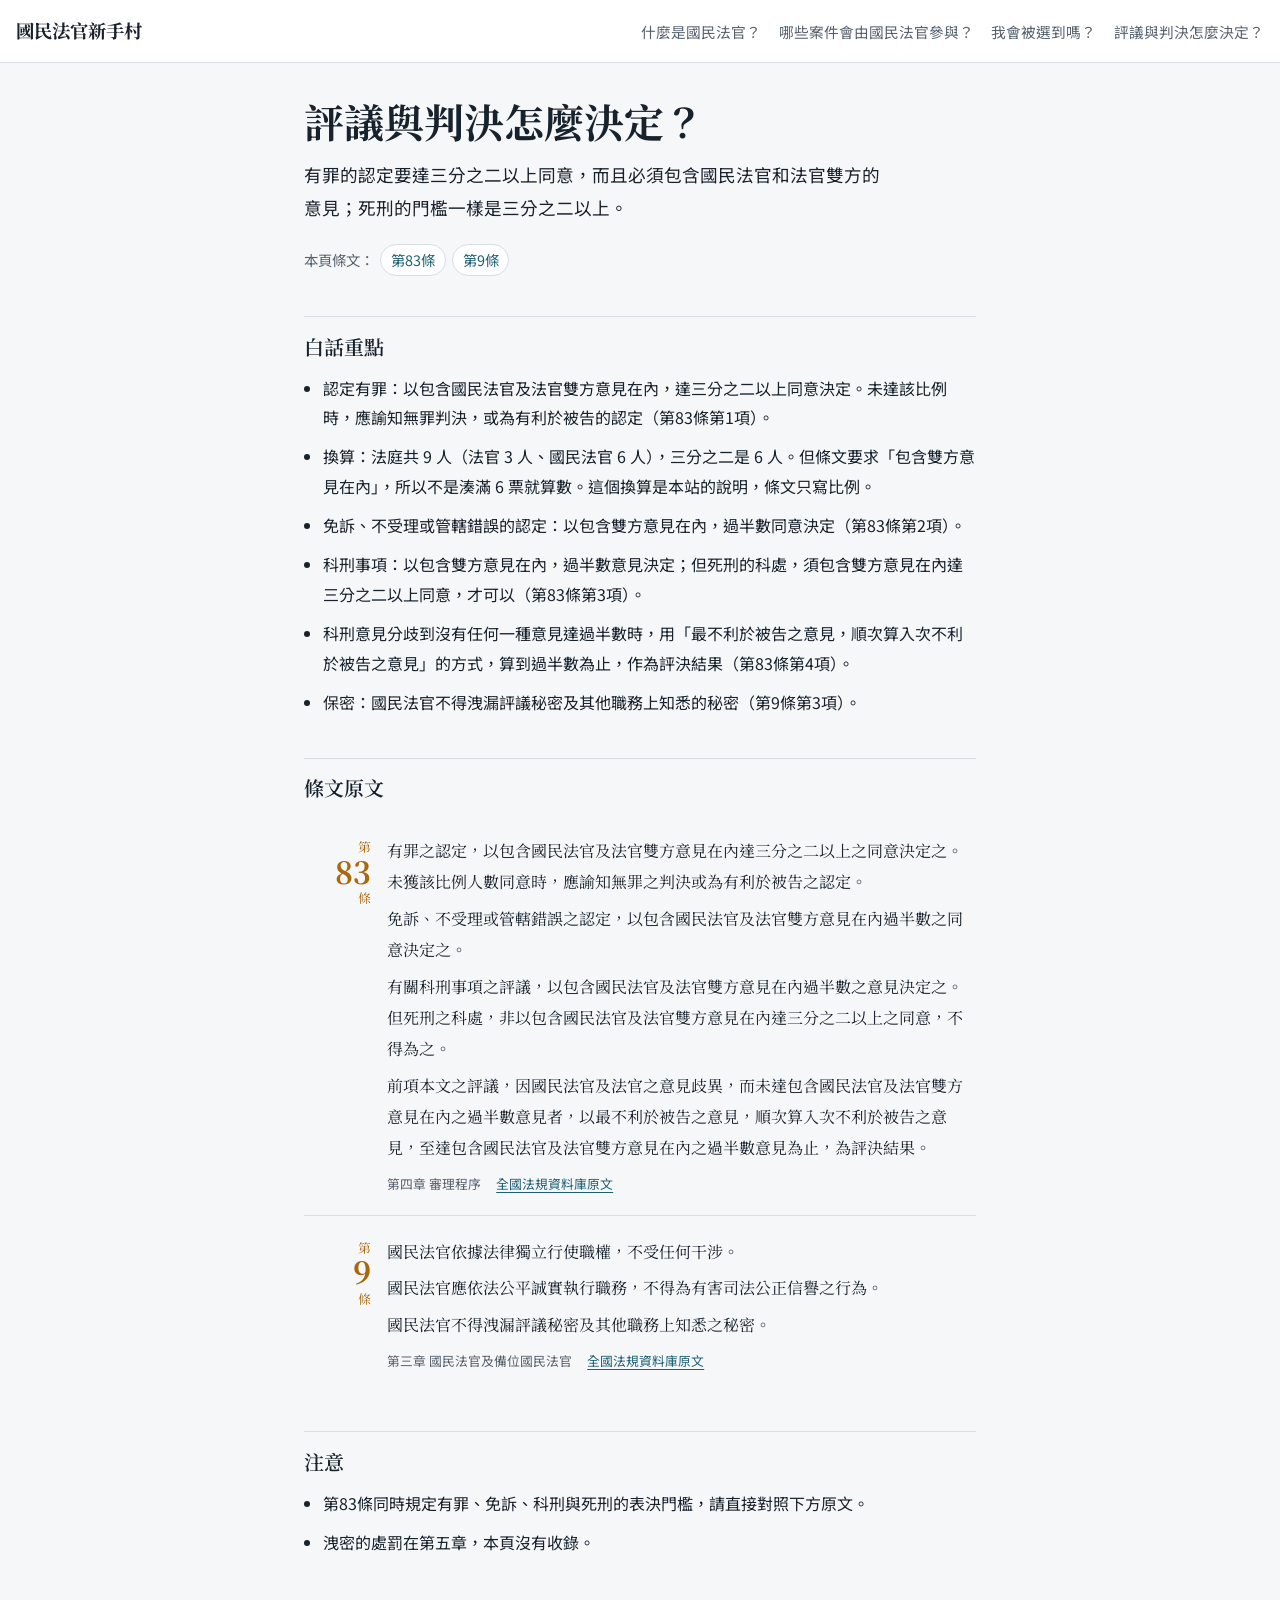
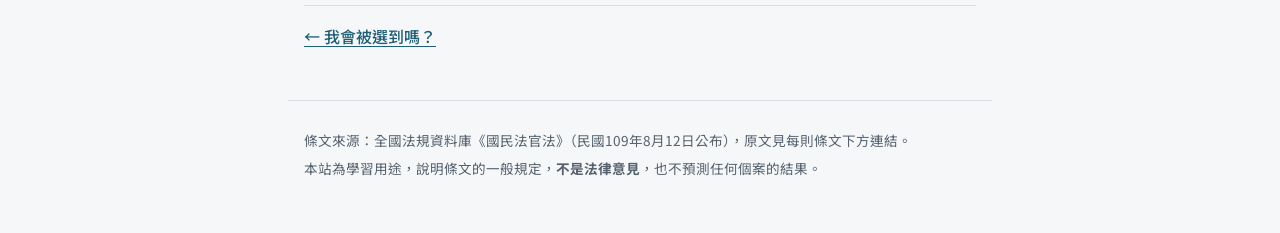
<file: pages/04-deliberation.html>
<!doctype html>
<html lang="zh-Hant">
<head>
<meta charset="utf-8">
<meta name="viewport" content="width=device-width, initial-scale=1">
<title>評議與判決怎麼決定？｜國民法官新手村</title>
<link rel="preconnect" href="https://fonts.googleapis.com"><link rel="preconnect" href="https://fonts.gstatic.com" crossorigin><link href="https://fonts.googleapis.com/css2?family=Noto+Sans+TC:wght@400;500;700&family=Noto+Serif+TC:wght@400;600;700&display=swap" rel="stylesheet">
<link rel="stylesheet" href="../assets/style.css">
</head>
<body>
<header class="site-head"><a class="brand" href="../index.html">國民法官新手村</a><nav aria-label="主選單"><a href="../pages/01-what-is.html">什麼是國民法官？</a><a href="../pages/02-which-cases.html">哪些案件會由國民法官參與？</a><a href="../pages/03-will-i-be-chosen.html">我會被選到嗎？</a><a href="../pages/04-deliberation.html">評議與判決怎麼決定？</a></nav></header>
<main class="page">
<h1>評議與判決怎麼決定？</h1>
<p class="lead">有罪的認定要達三分之二以上同意，而且必須包含國民法官和法官雙方的意見；死刑的門檻一樣是三分之二以上。</p>
<nav class="chips" aria-label="本頁條文">本頁條文：<a href="#a83">第83條</a><a href="#a9">第9條</a></nav>
<section class="plain"><h2>白話重點</h2><ul><li>認定有罪：以包含國民法官及法官雙方意見在內，達三分之二以上同意決定。未達該比例時，應諭知無罪判決，或為有利於被告的認定（第83條第1項）。</li><li>換算：法庭共 9 人（法官 3 人、國民法官 6 人），三分之二是 6 人。但條文要求「包含雙方意見在內」，所以不是湊滿 6 票就算數。這個換算是本站的說明，條文只寫比例。</li><li>免訴、不受理或管轄錯誤的認定：以包含雙方意見在內，過半數同意決定（第83條第2項）。</li><li>科刑事項：以包含雙方意見在內，過半數意見決定；但死刑的科處，須包含雙方意見在內達三分之二以上同意，才可以（第83條第3項）。</li><li>科刑意見分歧到沒有任何一種意見達過半數時，用「最不利於被告之意見，順次算入次不利於被告之意見」的方式，算到過半數為止，作為評決結果（第83條第4項）。</li><li>保密：國民法官不得洩漏評議秘密及其他職務上知悉的秘密（第9條第3項）。</li></ul></section>
<section class="quotes"><h2>條文原文</h2>
<article class="law-quote" id="a83" data-article="83">
  <div class="art-no" aria-label="第83條"><small>第</small><span>83</span><small>條</small></div>
  <div class="art-body"><p>有罪之認定，以包含國民法官及法官雙方意見在內達三分之二以上之同意決定之。未獲該比例人數同意時，應諭知無罪之判決或為有利於被告之認定。</p><p>免訴、不受理或管轄錯誤之認定，以包含國民法官及法官雙方意見在內過半數之同意決定之。</p><p>有關科刑事項之評議，以包含國民法官及法官雙方意見在內過半數之意見決定之。但死刑之科處，非以包含國民法官及法官雙方意見在內達三分之二以上之同意，不得為之。</p><p>前項本文之評議，因國民法官及法官之意見歧異，而未達包含國民法官及法官雙方意見在內之過半數意見者，以最不利於被告之意見，順次算入次不利於被告之意見，至達包含國民法官及法官雙方意見在內之過半數意見為止，為評決結果。</p></div>
  <p class="art-src"><span>第四章 審理程序</span> <a href="https://law.moj.gov.tw/LawClass/LawSingle.aspx?pcode=A0030320&flno=83" target="_blank" rel="noopener">全國法規資料庫原文</a></p>
</article>
<article class="law-quote" id="a9" data-article="9">
  <div class="art-no" aria-label="第9條"><small>第</small><span>9</span><small>條</small></div>
  <div class="art-body"><p>國民法官依據法律獨立行使職權，不受任何干涉。</p><p>國民法官應依法公平誠實執行職務，不得為有害司法公正信譽之行為。</p><p>國民法官不得洩漏評議秘密及其他職務上知悉之秘密。</p></div>
  <p class="art-src"><span>第三章 國民法官及備位國民法官</span> <a href="https://law.moj.gov.tw/LawClass/LawSingle.aspx?pcode=A0030320&flno=9" target="_blank" rel="noopener">全國法規資料庫原文</a></p>
</article>
</section>
<section class="notes"><h2>注意</h2><ul><li>第83條同時規定有罪、免訴、科刑與死刑的表決門檻，請直接對照下方原文。</li><li>洩密的處罰在第五章，本頁沒有收錄。</li></ul></section>
<nav class="pager" aria-label="上一頁與下一頁"><a class="prev" href="03-will-i-be-chosen.html">← 我會被選到嗎？</a><span></span></nav>
</main>
<footer class="site-foot"><p>條文來源：全國法規資料庫《國民法官法》（民國109年8月12日公布），原文見每則條文下方連結。</p><p>本站為學習用途，說明條文的一般規定，<strong>不是法律意見</strong>，也不預測任何個案的結果。</p></footer>
</body>
</html>
</file>
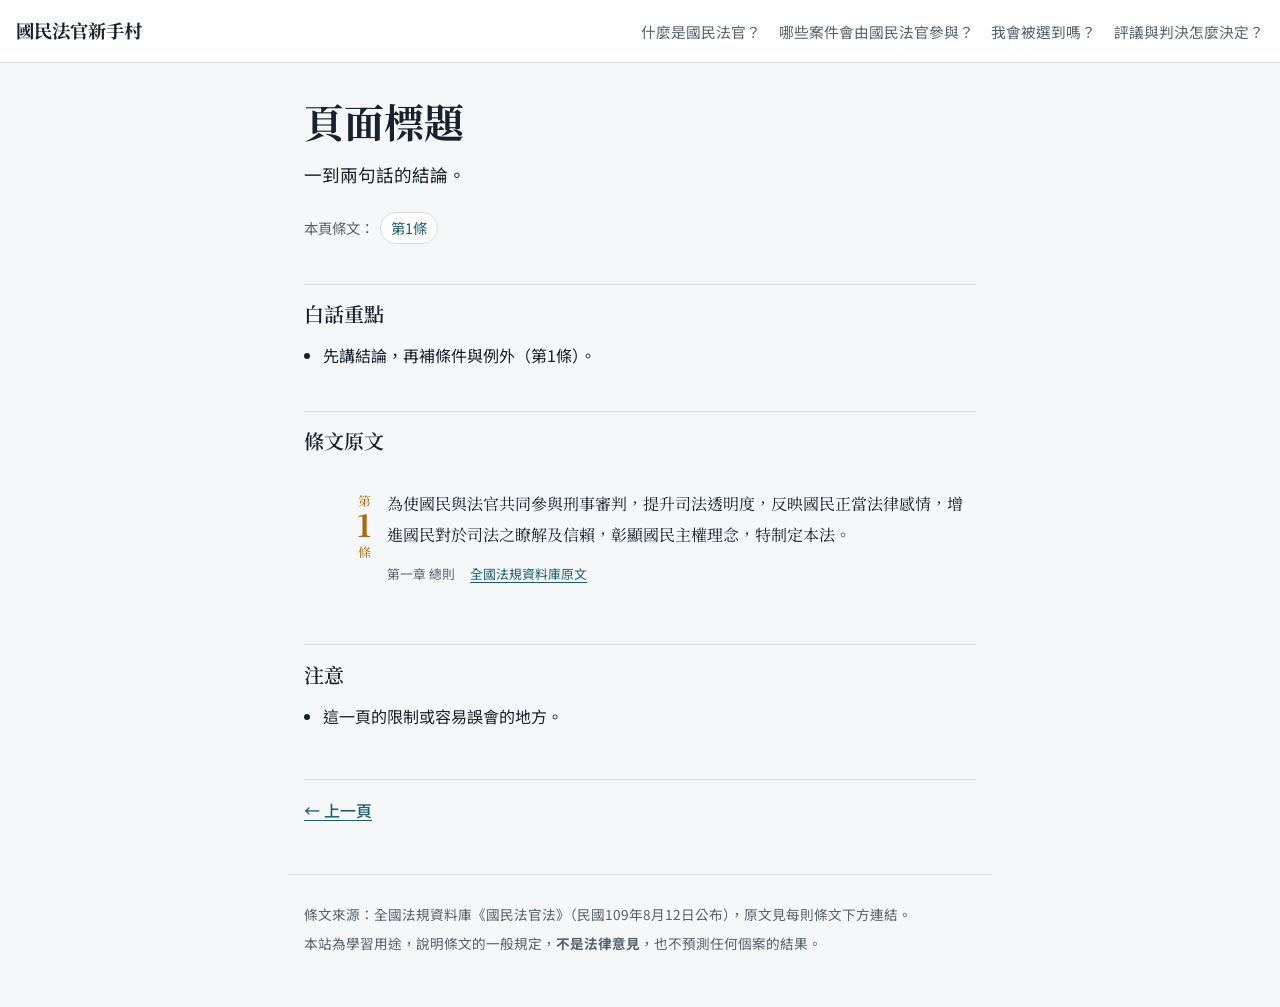
<file: templates/page-template.html>
<!doctype html>
<html lang="zh-Hant">
<head>
<meta charset="utf-8">
<meta name="viewport" content="width=device-width, initial-scale=1">
<title>頁面標題｜國民法官新手村</title>
<link rel="preconnect" href="https://fonts.googleapis.com"><link rel="preconnect" href="https://fonts.gstatic.com" crossorigin><link href="https://fonts.googleapis.com/css2?family=Noto+Sans+TC:wght@400;500;700&family=Noto+Serif+TC:wght@400;600;700&display=swap" rel="stylesheet">
<link rel="stylesheet" href="../assets/style.css">
</head>
<body>
<header class="site-head"><a class="brand" href="../index.html">國民法官新手村</a><nav aria-label="主選單"><a href="../pages/01-what-is.html">什麼是國民法官？</a><a href="../pages/02-which-cases.html">哪些案件會由國民法官參與？</a><a href="../pages/03-will-i-be-chosen.html">我會被選到嗎？</a><a href="../pages/04-deliberation.html">評議與判決怎麼決定？</a></nav></header>
<main class="page">
<h1>頁面標題</h1>
<p class="lead">一到兩句話的結論。</p>
<nav class="chips" aria-label="本頁條文">本頁條文：<a href="#a1">第1條</a></nav>
<section class="plain"><h2>白話重點</h2><ul><li>先講結論，再補條件與例外（第1條）。</li></ul></section>
<section class="quotes"><h2>條文原文</h2>
<article class="law-quote" id="a1" data-article="1">
  <div class="art-no" aria-label="第1條"><small>第</small><span>1</span><small>條</small></div>
  <div class="art-body"><p>為使國民與法官共同參與刑事審判，提升司法透明度，反映國民正當法律感情，增進國民對於司法之瞭解及信賴，彰顯國民主權理念，特制定本法。</p></div>
  <p class="art-src"><span>第一章 總則</span> <a href="https://law.moj.gov.tw/LawClass/LawSingle.aspx?pcode=A0030320&flno=1" target="_blank" rel="noopener">全國法規資料庫原文</a></p>
</article>
</section>
<section class="notes"><h2>注意</h2><ul><li>這一頁的限制或容易誤會的地方。</li></ul></section>
<nav class="pager" aria-label="上一頁與下一頁"><a class="prev" href="01-what-is.html">← 上一頁</a><span></span></nav>
</main>
<footer class="site-foot"><p>條文來源：全國法規資料庫《國民法官法》（民國109年8月12日公布），原文見每則條文下方連結。</p><p>本站為學習用途，說明條文的一般規定，<strong>不是法律意見</strong>，也不預測任何個案的結果。</p></footer>
</body>
</html>
</file>
<file: assets/style.css>
/* 國民法官新手村｜共用樣式。新增頁面請沿用這裡的 class，不要在頁面內寫 inline style（見 AGENTS.md）。 */
:root {
  --bg: #F5F7F9;
  --surface: #FFFFFF;
  --ink: #18222D;
  --muted: #55616D;
  --line: #D8DEE4;
  --accent: #1E5F74;
  --accent-soft: #E3EEF2;
  --mark: #A8680E;
  --sans: "Noto Sans TC", "PingFang TC", "Microsoft JhengHei", system-ui, sans-serif;
  --serif: "Noto Serif TC", "Songti TC", "PMingLiU", serif;
}
@media (prefers-color-scheme: dark) {
  :root:not([data-theme="light"]) {
    --bg: #0F161C; --surface: #151E26; --ink: #E6EBF0; --muted: #9AA7B3;
    --line: #26323D; --accent: #7BBBD0; --accent-soft: #1A2A33; --mark: #E0A64A;
  }
}
:root[data-theme="dark"] {
  --bg: #0F161C; --surface: #151E26; --ink: #E6EBF0; --muted: #9AA7B3;
  --line: #26323D; --accent: #7BBBD0; --accent-soft: #1A2A33; --mark: #E0A64A;
}
* { box-sizing: border-box; }
html { -webkit-text-size-adjust: 100%; }
body { margin: 0; background: var(--bg); color: var(--ink); font: 400 1rem/1.85 var(--sans); }
a { color: var(--accent); text-underline-offset: 3px; }
a:focus-visible, summary:focus-visible { outline: 3px solid var(--accent); outline-offset: 3px; border-radius: 3px; }

.site-head { display: flex; flex-wrap: wrap; align-items: baseline; gap: .25rem 1.5rem; padding: .9rem 1rem; border-bottom: 1px solid var(--line); background: var(--surface); }
.site-head .brand { font: 700 1.15rem var(--serif); color: var(--ink); text-decoration: none; margin-right: auto; }
.site-head nav { display: flex; gap: 1.1rem; overflow-x: auto; max-width: 100%; font-size: .92rem; }
.site-head nav a { color: var(--muted); text-decoration: none; white-space: nowrap; padding: .2rem 0; }
.site-head nav a:hover { color: var(--accent); text-decoration: underline; }

main { width: 100%; max-width: 44rem; margin: 0 auto; padding: 2rem 1rem 3rem; }
h1 { font: 700 clamp(1.8rem, 5vw, 2.5rem)/1.3 var(--serif); margin: 0 0 .75rem; }
h2 { font: 600 1.25rem/1.5 var(--serif); margin: 2.5rem 0 .75rem; padding-top: .9rem; border-top: 1px solid var(--line); }
.lead { font-size: 1.1rem; color: var(--ink); margin: 0 0 1.25rem; max-width: 36rem; }

.hero { padding: 1.5rem 0 .5rem; }
.seats { display: flex; gap: .55rem; align-items: center; margin: 1.5rem 0 .4rem; }
.seats span { width: 1.6rem; height: 1.6rem; display: inline-block; }
.seats .j { background: var(--accent); }
.seats .c { border: 2px solid var(--accent); border-radius: 50%; }
.seats-cap { color: var(--muted); font-size: .85rem; margin: 0; }

.cards { list-style: none; margin: 0; padding: 0; display: grid; gap: .75rem; }
.cards a { display: block; padding: 1rem 1.1rem; background: var(--surface); border: 1px solid var(--line); border-left: 4px solid var(--accent); border-radius: 4px; text-decoration: none; color: var(--ink); }
.cards a:hover { background: var(--accent-soft); }
.cards strong { display: block; font: 600 1.1rem var(--serif); }
.cards span { display: block; color: var(--muted); font-size: .95rem; }
.cards em { display: block; font-style: normal; font-size: .85rem; color: var(--mark); margin-top: .2rem; }

.chips { display: flex; flex-wrap: wrap; gap: .4rem; align-items: center; font-size: .9rem; color: var(--muted); margin-bottom: .5rem; }
.chips a { padding: .1rem .6rem; border: 1px solid var(--line); border-radius: 99px; text-decoration: none; background: var(--surface); }
.chips a:hover { background: var(--accent-soft); }

.plain ul, .notes ul { padding-left: 1.2rem; margin: 0; }
.plain li, .notes li { margin: .6rem 0; }
.qa details { background: var(--surface); border: 1px solid var(--line); border-radius: 4px; padding: .6rem 1rem; margin: .6rem 0; }
.qa summary { cursor: pointer; font-weight: 500; }
.qa p { margin: .5rem 0 .2rem; }

/* 條文原文：仿法規排版，條號掛在左側 */
.law-quote { display: grid; grid-template-columns: 4.2rem 1fr; gap: 0 1rem; padding: 1.25rem 0; border-top: 1px solid var(--line); scroll-margin-top: 1rem; }
.law-quote:first-of-type { border-top: 0; }
.art-no { font-family: var(--serif); color: var(--mark); text-align: right; line-height: 1.1; padding-top: .15rem; }
.art-no span { display: block; font-size: 1.9rem; font-weight: 700; }
.art-no small { font-size: .8rem; font-weight: 400; }
.art-body { font-family: var(--serif); line-height: 1.95; }
.art-body p { margin: 0 0 .35rem; }
.art-body p.item { padding-left: 1.5rem; }
.art-src { grid-column: 2; margin: .3rem 0 0; font: .8rem/1.6 var(--sans); color: var(--muted); }
.art-src span { margin-right: .75rem; }

.pager { display: flex; justify-content: space-between; gap: 1rem; margin-top: 3rem; padding-top: 1rem; border-top: 1px solid var(--line); }
.pager a { font-weight: 500; }
.site-foot { max-width: 44rem; margin: 0 auto; padding: 1.5rem 1rem 3rem; color: var(--muted); font-size: .85rem; border-top: 1px solid var(--line); }
.site-foot p { margin: .2rem 0; }

@media (max-width: 34rem) {
  .law-quote { grid-template-columns: 1fr; }
  .art-no { text-align: left; display: flex; align-items: baseline; gap: .15rem; }
  .art-no span { display: inline; font-size: 1.6rem; }
  .art-src { grid-column: 1; }
}
@media (prefers-reduced-motion: reduce) { * { scroll-behavior: auto !important; transition: none !important; } }
</file>
